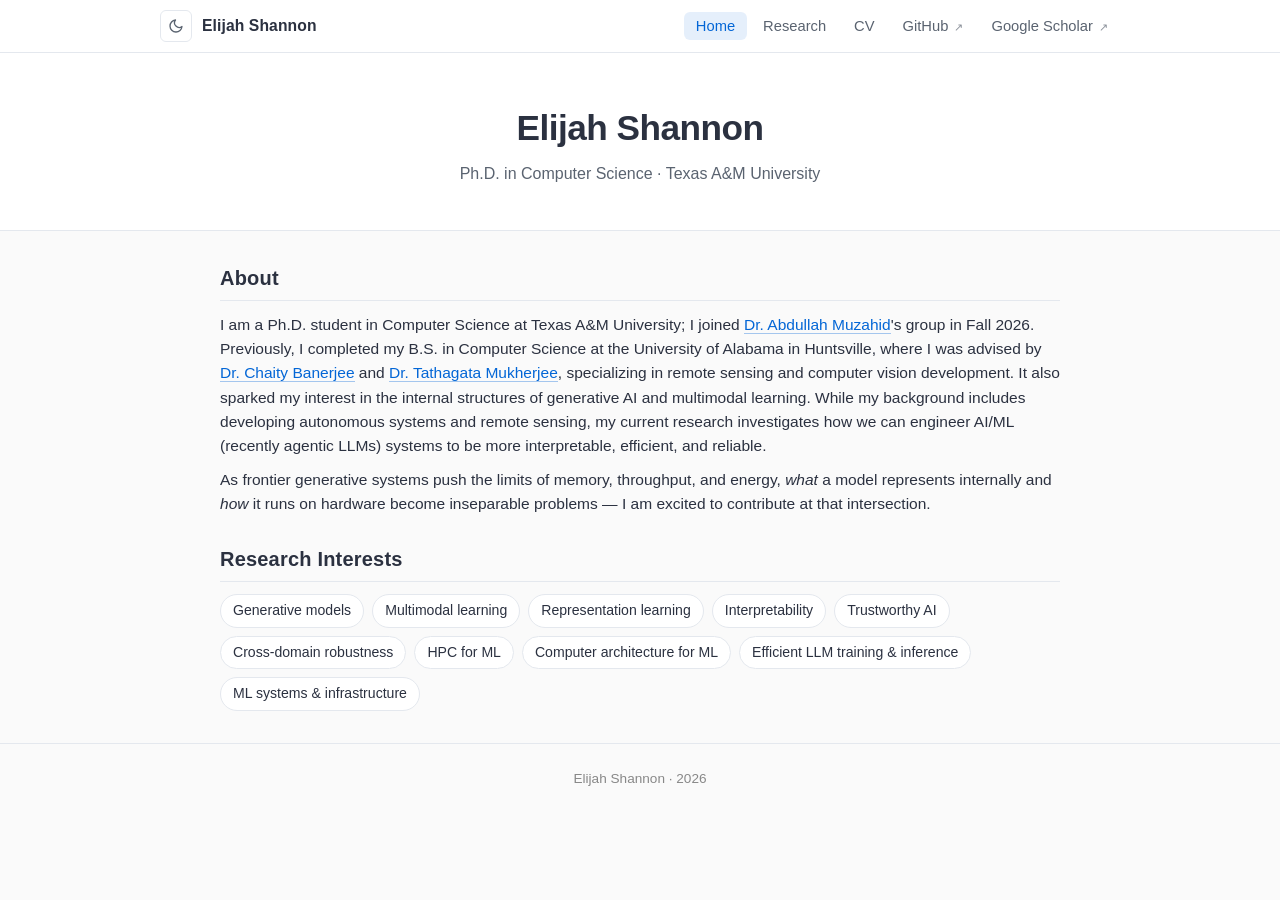
<file: index.html>
<!DOCTYPE html>
<html lang="en">
<head>
    <meta charset="UTF-8">
    <meta name="viewport" content="width=device-width, initial-scale=1.0">
    <title>Elijah Shannon</title>
    <link rel="stylesheet" href="style.css">
    <script>
      (function() {
        try {
          var saved = localStorage.getItem('theme');
          var prefersDark = window.matchMedia && window.matchMedia('(prefers-color-scheme: dark)').matches;
          var theme = saved || (prefersDark ? 'dark' : 'light');
          document.documentElement.setAttribute('data-theme', theme);
        } catch (e) { /* default to light */ }
      })();
    </script>
</head>

<body>

    <nav class="site-nav" aria-label="Primary">
        <div class="site-nav-inner">
            <div class="nav-left">
                <button type="button" class="theme-toggle" aria-label="Toggle dark mode" title="Toggle dark mode">
                    <svg class="icon-moon" viewBox="0 0 24 24" fill="none" stroke="currentColor" stroke-width="2" stroke-linecap="round" stroke-linejoin="round" aria-hidden="true"><path d="M21 12.79A9 9 0 1 1 11.21 3 7 7 0 0 0 21 12.79z"/></svg>
                    <svg class="icon-sun" viewBox="0 0 24 24" fill="none" stroke="currentColor" stroke-width="2" stroke-linecap="round" stroke-linejoin="round" aria-hidden="true"><circle cx="12" cy="12" r="4"/><path d="M12 2v2M12 20v2M4.93 4.93l1.41 1.41M17.66 17.66l1.41 1.41M2 12h2M20 12h2M4.93 19.07l1.41-1.41M17.66 6.34l1.41-1.41"/></svg>
                </button>
                <a href="index.html" class="brand">Elijah Shannon</a>
            </div>
            <ul class="nav-links">
                <li><a href="index.html" class="active" aria-current="page">Home</a></li>
                <li><a href="research.html">Research</a></li>
                <li><a href="cv.html">CV</a></li>
                <li><a href="https://github.com/ElijahTheRandom/" target="_blank" rel="noopener noreferrer">GitHub <span class="ext">&#8599;</span></a></li>
                <li><a href="https://scholar.google.com/citations?user=PR8HUvsAAAAJ&hl" target="_blank" rel="noopener noreferrer">Google Scholar <span class="ext">&#8599;</span></a></li>
            </ul>
        </div>
    </nav>

    <header class="hero" role="banner">
        <h1>Elijah Shannon</h1>
        <p class="subtitle">Ph.D. in Computer Science &middot; Texas A&amp;M University</p>
    </header>

    <main class="content" role="main">

        <section class="about">
            <h2>About</h2>
            <p>
                I am a Ph.D. student in Computer Science at Texas A&amp;M University; I joined
                <a href="https://engineering.tamu.edu/cse/profiles/muzahid-abdullah.html" target="_blank" rel="noopener noreferrer">Dr. Abdullah Muzahid</a>'s
                group in Fall 2026. Previously, I completed my B.S. in Computer Science at the University of
                Alabama in Huntsville, where I was advised by <a href="https://derbi-lab.github.io/" target="_blank" rel="noopener noreferrer">Dr. Chaity Banerjee</a> and
                <a href="https://dscslab.github.io/" target="_blank" rel="noopener noreferrer">Dr. Tathagata Mukherjee</a>, specializing in remote sensing and computer vision development. It also sparked my interest in the internal structures of generative AI and
                multimodal learning. While my background includes developing autonomous systems and remote sensing, my
                current research investigates how we can engineer AI/ML (recently agentic LLMs) systems to be more interpretable, efficient, and reliable.
            </p>
            <p>
                As frontier generative systems push the
                limits of memory, throughput, and energy, <em>what</em> a model represents internally and
                <em>how</em> it runs on hardware become inseparable problems &mdash; I am excited to
                contribute at that intersection.
            </p>
        </section>

        <section class="interests">
            <h2>Research Interests</h2>
            <ul class="tag-list">
                <li>Generative models</li>
                <li>Multimodal learning</li>
                <li>Representation learning</li>
                <li>Interpretability</li>
                <li>Trustworthy AI</li>
                <li>Cross-domain robustness</li>
                <li>HPC for ML</li>
                <li>Computer architecture for ML</li>
                <li>Efficient LLM training &amp; inference</li>
                <li>ML systems &amp; infrastructure</li>
            </ul>
        </section>

    </main>
    <footer>
        <p>Elijah Shannon &middot; 2026</p>
    </footer>

    <script src="script.js"></script>

</body>
</html>
</file>
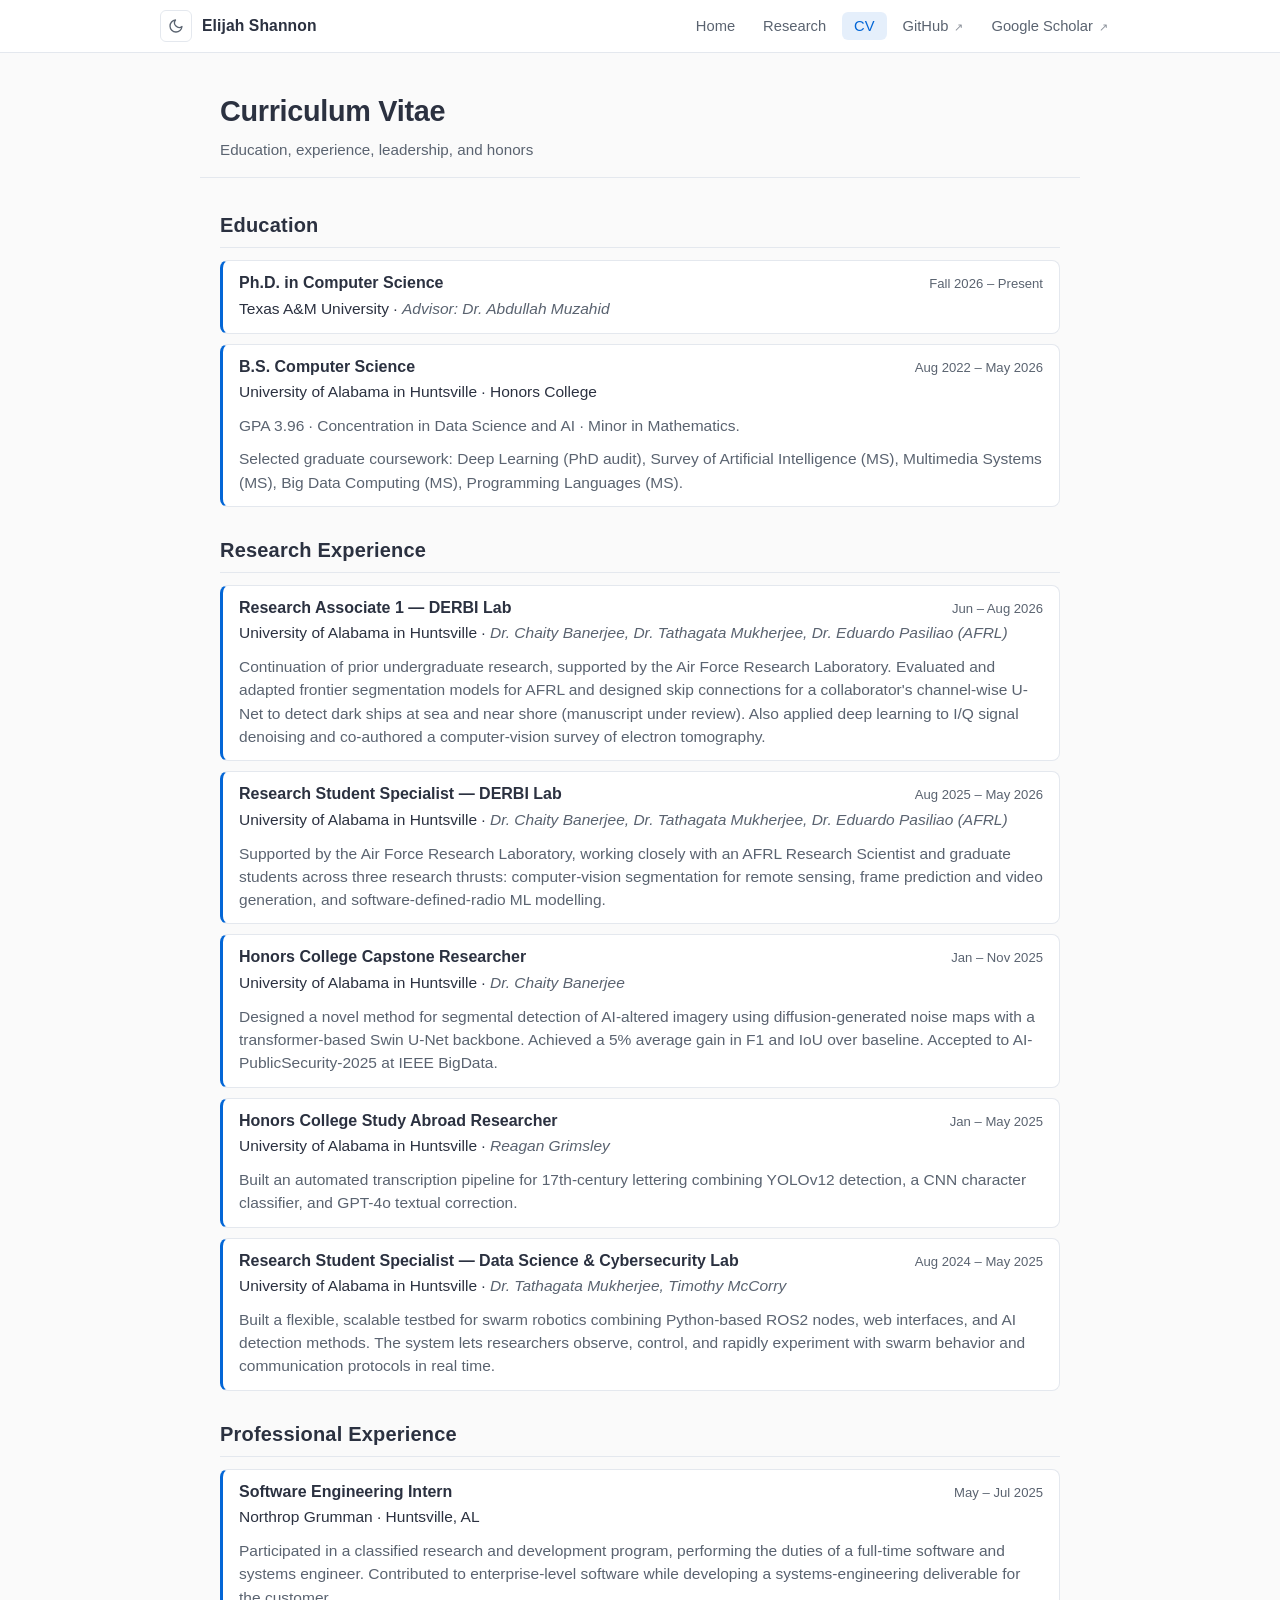
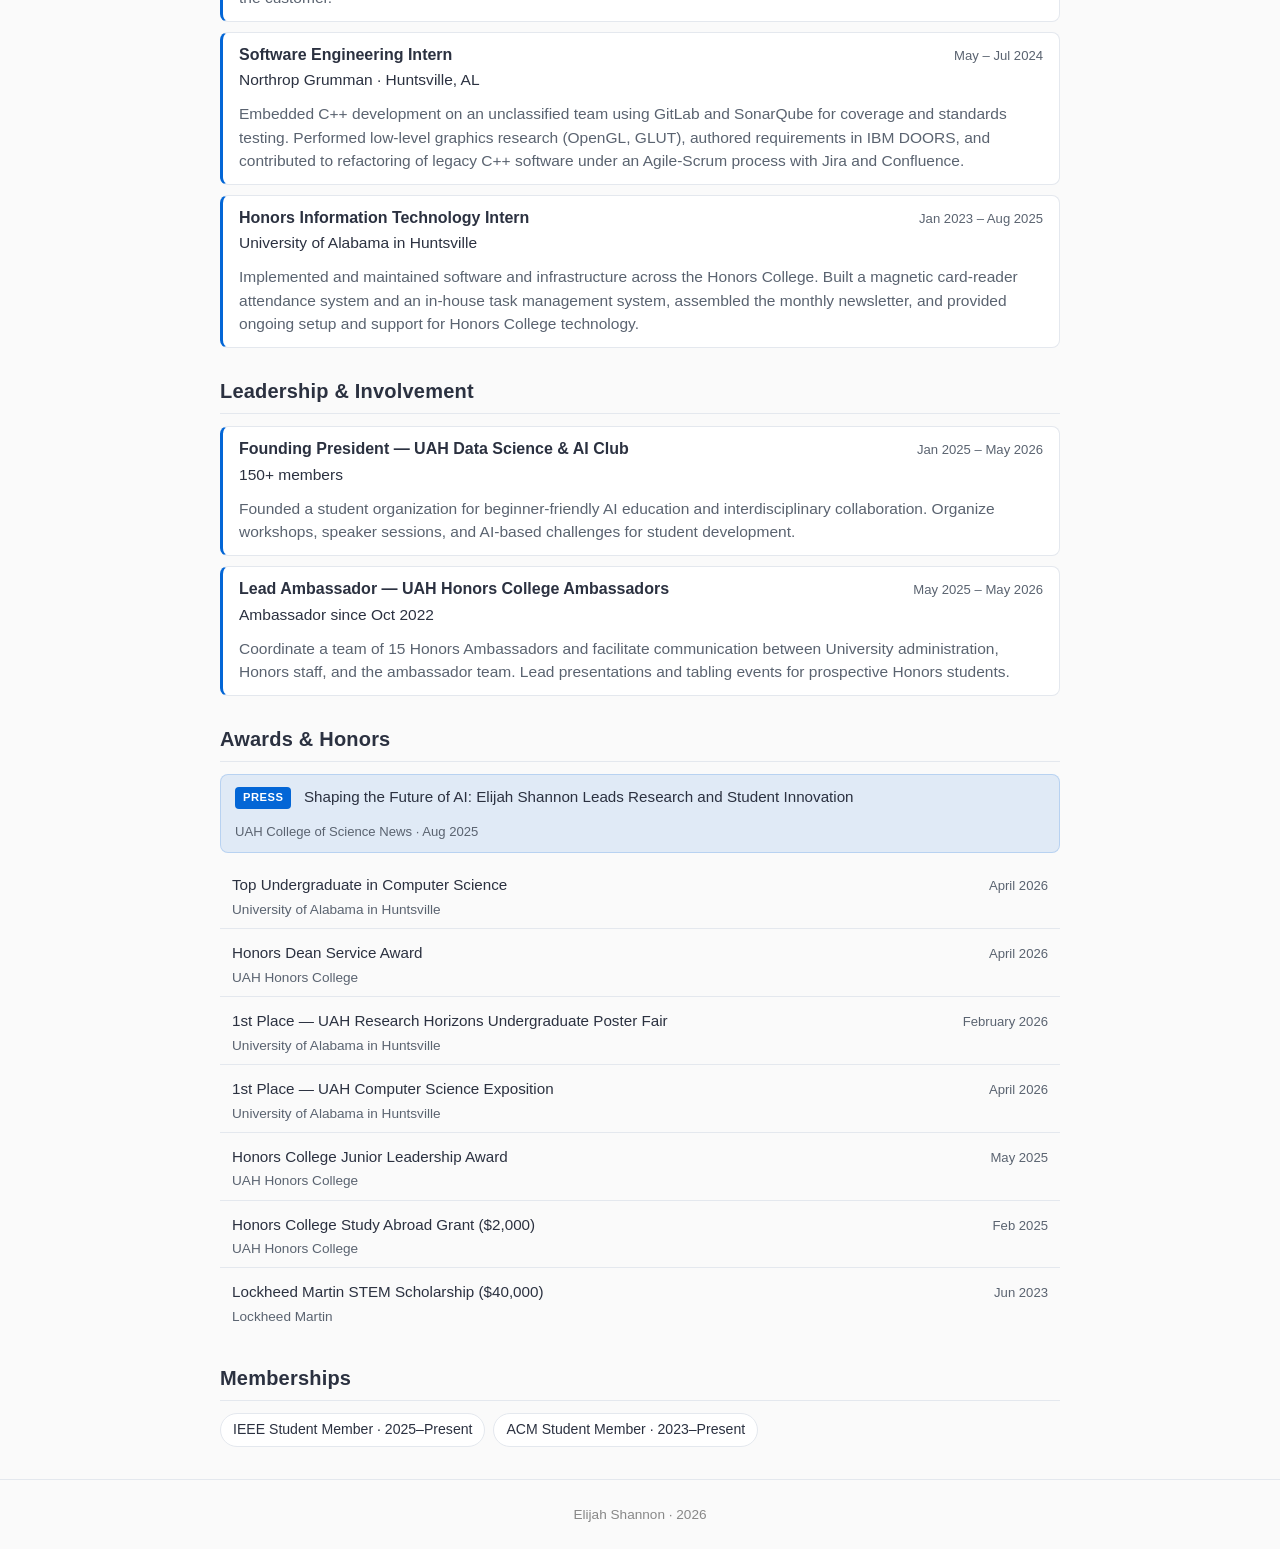
<file: cv.html>
<!DOCTYPE html>
<html lang="en">
<head>
    <meta charset="UTF-8">
    <meta name="viewport" content="width=device-width, initial-scale=1.0">
    <title>CV &middot; Elijah Shannon</title>
    <link rel="stylesheet" href="style.css">
    <script>
      (function() {
        try {
          var saved = localStorage.getItem('theme');
          var prefersDark = window.matchMedia && window.matchMedia('(prefers-color-scheme: dark)').matches;
          var theme = saved || (prefersDark ? 'dark' : 'light');
          document.documentElement.setAttribute('data-theme', theme);
        } catch (e) { /* default to light */ }
      })();
    </script>
</head>

<body>

    <nav class="site-nav" aria-label="Primary">
        <div class="site-nav-inner">
            <div class="nav-left">
                <button type="button" class="theme-toggle" aria-label="Toggle dark mode" title="Toggle dark mode">
                    <svg class="icon-moon" viewBox="0 0 24 24" fill="none" stroke="currentColor" stroke-width="2" stroke-linecap="round" stroke-linejoin="round" aria-hidden="true"><path d="M21 12.79A9 9 0 1 1 11.21 3 7 7 0 0 0 21 12.79z"/></svg>
                    <svg class="icon-sun" viewBox="0 0 24 24" fill="none" stroke="currentColor" stroke-width="2" stroke-linecap="round" stroke-linejoin="round" aria-hidden="true"><circle cx="12" cy="12" r="4"/><path d="M12 2v2M12 20v2M4.93 4.93l1.41 1.41M17.66 17.66l1.41 1.41M2 12h2M20 12h2M4.93 19.07l1.41-1.41M17.66 6.34l1.41-1.41"/></svg>
                </button>
                <a href="index.html" class="brand">Elijah Shannon</a>
            </div>
            <ul class="nav-links">
                <li><a href="index.html">Home</a></li>
                <li><a href="research.html">Research</a></li>
                <li><a href="cv.html" class="active" aria-current="page">CV</a></li>
                <li><a href="https://github.com/ElijahTheRandom/" target="_blank" rel="noopener noreferrer">GitHub <span class="ext">&#8599;</span></a></li>
                <li><a href="https://scholar.google.com/citations?user=PR8HUvsAAAAJ&hl" target="_blank" rel="noopener noreferrer">Google Scholar <span class="ext">&#8599;</span></a></li>
            </ul>
        </div>
    </nav>

    <header class="page-header">
        <h1>Curriculum Vitae</h1>
        <p class="subtitle">Education, experience, leadership, and honors</p>
    </header>

    <main class="content" role="main">

        <section>
            <h2>Education</h2>
            <ul class="cv-list">
                <li class="cv-entry">
                    <div class="cv-entry-head">
                        <h3>Ph.D. in Computer Science</h3>
                        <span class="cv-date">Fall 2026 &ndash; Present</span>
                    </div>
                    <p class="cv-meta"><span class="org">Texas A&amp;M University</span> &middot; <span class="advisors">Advisor: Dr. Abdullah Muzahid</span></p>
                </li>

                <li class="cv-entry">
                    <div class="cv-entry-head">
                        <h3>B.S. Computer Science</h3>
                        <span class="cv-date">Aug 2022 &ndash; May 2026</span>
                    </div>
                    <p class="cv-meta"><span class="org">University of Alabama in Huntsville</span> &middot; Honors College</p>
                    <p class="cv-detail">GPA 3.96 &middot; Concentration in Data Science and AI &middot; Minor in Mathematics.</p>
                    <p class="cv-detail">Selected graduate coursework: Deep Learning (PhD audit), Survey of Artificial Intelligence (MS), Multimedia Systems (MS), Big Data Computing (MS), Programming Languages (MS).</p>
                </li>
            </ul>
        </section>

        <section>
            <h2>Research Experience</h2>
            <ul class="cv-list">
                <li class="cv-entry">
                    <div class="cv-entry-head">
                        <h3>Research Associate 1 &mdash; DERBI Lab</h3>
                        <span class="cv-date">Jun &ndash; Aug 2026</span>
                    </div>
                    <p class="cv-meta"><span class="org">University of Alabama in Huntsville</span> &middot; <span class="advisors">Dr. Chaity Banerjee, Dr. Tathagata Mukherjee, Dr. Eduardo Pasiliao (AFRL)</span></p>
                    <p class="cv-detail">Continuation of prior undergraduate research, supported by the Air Force Research Laboratory. Evaluated and adapted frontier segmentation models for AFRL and designed skip connections for a collaborator's channel-wise U-Net to detect dark ships at sea and near shore (manuscript under review). Also applied deep learning to I/Q signal denoising and co-authored a computer-vision survey of electron tomography.</p>
                </li>

                <li class="cv-entry">
                    <div class="cv-entry-head">
                        <h3>Research Student Specialist &mdash; DERBI Lab</h3>
                        <span class="cv-date">Aug 2025 &ndash; May 2026</span>
                    </div>
                    <p class="cv-meta"><span class="org">University of Alabama in Huntsville</span> &middot; <span class="advisors">Dr. Chaity Banerjee, Dr. Tathagata Mukherjee, Dr. Eduardo Pasiliao (AFRL)</span></p>
                    <p class="cv-detail">Supported by the Air Force Research Laboratory, working closely with an AFRL Research Scientist and graduate students across three research thrusts: computer-vision segmentation for remote sensing, frame prediction and video generation, and software-defined-radio ML modelling.</p>
                </li>

                <li class="cv-entry">
                    <div class="cv-entry-head">
                        <h3>Honors College Capstone Researcher</h3>
                        <span class="cv-date">Jan &ndash; Nov 2025</span>
                    </div>
                    <p class="cv-meta"><span class="org">University of Alabama in Huntsville</span> &middot; <span class="advisors">Dr. Chaity Banerjee</span></p>
                    <p class="cv-detail">Designed a novel method for segmental detection of AI-altered imagery using diffusion-generated noise maps with a transformer-based Swin U-Net backbone. Achieved a 5% average gain in F1 and IoU over baseline. Accepted to AI-PublicSecurity-2025 at IEEE BigData.</p>
                </li>

                <li class="cv-entry">
                    <div class="cv-entry-head">
                        <h3>Honors College Study Abroad Researcher</h3>
                        <span class="cv-date">Jan &ndash; May 2025</span>
                    </div>
                    <p class="cv-meta"><span class="org">University of Alabama in Huntsville</span> &middot; <span class="advisors">Reagan Grimsley</span></p>
                    <p class="cv-detail">Built an automated transcription pipeline for 17th-century lettering combining YOLOv12 detection, a CNN character classifier, and GPT-4o textual correction.</p>
                </li>

                <li class="cv-entry">
                    <div class="cv-entry-head">
                        <h3>Research Student Specialist &mdash; Data Science &amp; Cybersecurity Lab</h3>
                        <span class="cv-date">Aug 2024 &ndash; May 2025</span>
                    </div>
                    <p class="cv-meta"><span class="org">University of Alabama in Huntsville</span> &middot; <span class="advisors">Dr. Tathagata Mukherjee, Timothy McCorry</span></p>
                    <p class="cv-detail">Built a flexible, scalable testbed for swarm robotics combining Python-based ROS2 nodes, web interfaces, and AI detection methods. The system lets researchers observe, control, and rapidly experiment with swarm behavior and communication protocols in real time.</p>
                </li>
            </ul>
        </section>

        <section>
            <h2>Professional Experience</h2>
            <ul class="cv-list">
                <li class="cv-entry">
                    <div class="cv-entry-head">
                        <h3>Software Engineering Intern</h3>
                        <span class="cv-date">May &ndash; Jul 2025</span>
                    </div>
                    <p class="cv-meta"><span class="org">Northrop Grumman</span> &middot; Huntsville, AL</p>
                    <p class="cv-detail">Participated in a classified research and development program, performing the duties of a full-time software and systems engineer. Contributed to enterprise-level software while developing a systems-engineering deliverable for the customer.</p>
                </li>

                <li class="cv-entry">
                    <div class="cv-entry-head">
                        <h3>Software Engineering Intern</h3>
                        <span class="cv-date">May &ndash; Jul 2024</span>
                    </div>
                    <p class="cv-meta"><span class="org">Northrop Grumman</span> &middot; Huntsville, AL</p>
                    <p class="cv-detail">Embedded C++ development on an unclassified team using GitLab and SonarQube for coverage and standards testing. Performed low-level graphics research (OpenGL, GLUT), authored requirements in IBM DOORS, and contributed to refactoring of legacy C++ software under an Agile-Scrum process with Jira and Confluence.</p>
                </li>

                <li class="cv-entry">
                    <div class="cv-entry-head">
                        <h3>Honors Information Technology Intern</h3>
                        <span class="cv-date">Jan 2023 &ndash; Aug 2025</span>
                    </div>
                    <p class="cv-meta"><span class="org">University of Alabama in Huntsville</span></p>
                    <p class="cv-detail">Implemented and maintained software and infrastructure across the Honors College. Built a magnetic card-reader attendance system and an in-house task management system, assembled the monthly newsletter, and provided ongoing setup and support for Honors College technology.</p>
                </li>
            </ul>
        </section>

        <section>
            <h2>Leadership &amp; Involvement</h2>
            <ul class="cv-list">
                <li class="cv-entry">
                    <div class="cv-entry-head">
                        <h3>Founding President &mdash; UAH Data Science &amp; AI Club</h3>
                        <span class="cv-date">Jan 2025 &ndash; May 2026</span>
                    </div>
                    <p class="cv-meta">150+ members</p>
                    <p class="cv-detail">Founded a student organization for beginner-friendly AI education and interdisciplinary collaboration. Organize workshops, speaker sessions, and AI-based challenges for student development.</p>
                </li>

                <li class="cv-entry">
                    <div class="cv-entry-head">
                        <h3>Lead Ambassador &mdash; UAH Honors College Ambassadors</h3>
                        <span class="cv-date">May 2025 &ndash; May 2026</span>
                    </div>
                    <p class="cv-meta">Ambassador since Oct 2022</p>
                    <p class="cv-detail">Coordinate a team of 15 Honors Ambassadors and facilitate communication between University administration, Honors staff, and the ambassador team. Lead presentations and tabling events for prospective Honors students.</p>
                </li>
            </ul>
        </section>

        <section>
            <h2>Awards &amp; Honors</h2>

            <div class="press-feature">
                <div>
                    <span class="press-label">Press</span>
                    <a href="https://www.uah.edu/science/science-news/19651-shaping-the-future-of-ai-elijah-shannon-leads-research-and-student-innovation" target="_blank" rel="noopener">Shaping the Future of AI: Elijah Shannon Leads Research and Student Innovation</a>
                </div>
                <span class="press-meta">UAH College of Science News &middot; Aug 2025</span>
            </div>

            <ul class="awards-list">
                <li>
                    <div class="award-main">
                        <span class="award-title">Top Undergraduate in Computer Science</span>
                        <span class="award-org">University of Alabama in Huntsville</span>
                    </div>
                    <span class="award-date">April 2026</span>
                </li>
                <li>
                    <div class="award-main">
                        <span class="award-title">Honors Dean Service Award</span>
                        <span class="award-org">UAH Honors College</span>
                    </div>
                    <span class="award-date">April 2026</span>
                </li>
                <li>
                    <div class="award-main">
                        <span class="award-title">1st Place &mdash; UAH Research Horizons Undergraduate Poster Fair</span>
                        <span class="award-org">University of Alabama in Huntsville</span>
                    </div>
                    <span class="award-date">February 2026</span>
                </li>
                <li>
                    <div class="award-main">
                        <span class="award-title">1st Place &mdash; UAH Computer Science Exposition</span>
                        <span class="award-org">University of Alabama in Huntsville</span>
                    </div>
                    <span class="award-date">April 2026</span>
                </li>
                <li>
                    <div class="award-main">
                        <span class="award-title">Honors College Junior Leadership Award</span>
                        <span class="award-org">UAH Honors College</span>
                    </div>
                    <span class="award-date">May 2025</span>
                </li>
                <li>
                    <div class="award-main">
                        <span class="award-title">Honors College Study Abroad Grant ($2,000)</span>
                        <span class="award-org">UAH Honors College</span>
                    </div>
                    <span class="award-date">Feb 2025</span>
                </li>
                <li>
                    <div class="award-main">
                        <span class="award-title">Lockheed Martin STEM Scholarship ($40,000)</span>
                        <span class="award-org">Lockheed Martin</span>
                    </div>
                    <span class="award-date">Jun 2023</span>
                </li>
            </ul>
        </section>

        <section>
            <h2>Memberships</h2>
            <ul class="tag-list">
                <li>IEEE Student Member &middot; 2025&ndash;Present</li>
                <li>ACM Student Member &middot; 2023&ndash;Present</li>
            </ul>
        </section>

    </main>
    <footer>
        <p>Elijah Shannon &middot; 2026</p>
    </footer>

    <script src="script.js"></script>

</body>
</html>
</file>
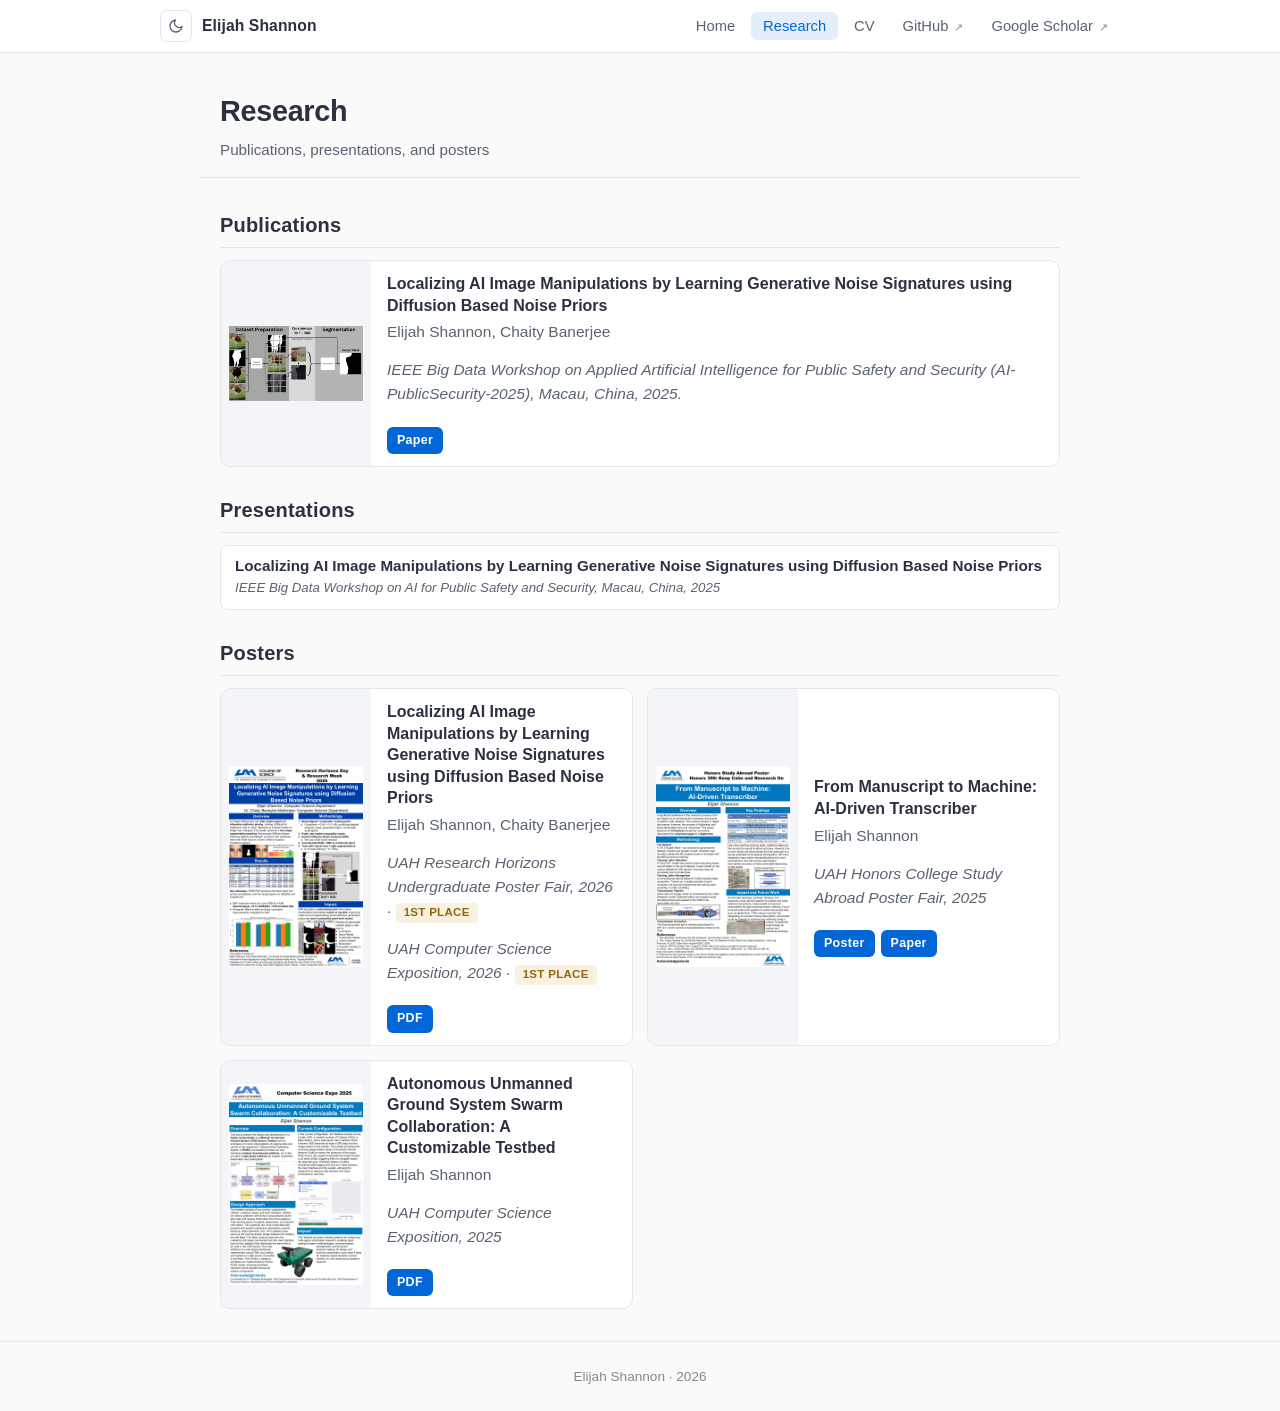
<file: research.html>
<!DOCTYPE html>
<html lang="en">
<head>
    <meta charset="UTF-8">
    <meta name="viewport" content="width=device-width, initial-scale=1.0">
    <title>Research &middot; Elijah Shannon</title>
    <link rel="stylesheet" href="style.css">
    <script>
      (function() {
        try {
          var saved = localStorage.getItem('theme');
          var prefersDark = window.matchMedia && window.matchMedia('(prefers-color-scheme: dark)').matches;
          var theme = saved || (prefersDark ? 'dark' : 'light');
          document.documentElement.setAttribute('data-theme', theme);
        } catch (e) { /* default to light */ }
      })();
    </script>
</head>

<body>

    <nav class="site-nav" aria-label="Primary">
        <div class="site-nav-inner">
            <div class="nav-left">
                <button type="button" class="theme-toggle" aria-label="Toggle dark mode" title="Toggle dark mode">
                    <svg class="icon-moon" viewBox="0 0 24 24" fill="none" stroke="currentColor" stroke-width="2" stroke-linecap="round" stroke-linejoin="round" aria-hidden="true"><path d="M21 12.79A9 9 0 1 1 11.21 3 7 7 0 0 0 21 12.79z"/></svg>
                    <svg class="icon-sun" viewBox="0 0 24 24" fill="none" stroke="currentColor" stroke-width="2" stroke-linecap="round" stroke-linejoin="round" aria-hidden="true"><circle cx="12" cy="12" r="4"/><path d="M12 2v2M12 20v2M4.93 4.93l1.41 1.41M17.66 17.66l1.41 1.41M2 12h2M20 12h2M4.93 19.07l1.41-1.41M17.66 6.34l1.41-1.41"/></svg>
                </button>
                <a href="index.html" class="brand">Elijah Shannon</a>
            </div>
            <ul class="nav-links">
                <li><a href="index.html">Home</a></li>
                <li><a href="research.html" class="active" aria-current="page">Research</a></li>
                <li><a href="cv.html">CV</a></li>
                <li><a href="https://github.com/ElijahTheRandom/" target="_blank" rel="noopener noreferrer">GitHub <span class="ext">&#8599;</span></a></li>
                <li><a href="https://scholar.google.com/citations?user=PR8HUvsAAAAJ&hl" target="_blank" rel="noopener noreferrer">Google Scholar <span class="ext">&#8599;</span></a></li>
            </ul>
        </div>
    </nav>

    <header class="page-header">
        <h1>Research</h1>
        <p class="subtitle">Publications, presentations, and posters</p>
    </header>

    <main class="content" role="main">

        <section>
            <h2>Publications</h2>
            <div class="block-list" id="publications">

                <div class="info-block" data-type="publication" data-project="dnf-localization">
                    <button class="block-image" aria-label="Expand DNF-Localization figure" data-full="assets/Full_Model_Pipeline.png">
                        <img src="assets/Full_Model_Pipeline.png" alt="Visualization of diffusion noise feature segmentation pipeline" loading="lazy">
                    </button>
                    <div class="block-body">
                        <h3>Localizing AI Image Manipulations by Learning Generative Noise Signatures using Diffusion Based Noise Priors</h3>
                        <p class="authors">Elijah Shannon, Chaity Banerjee</p>
                        <p class="venue-line">IEEE Big Data Workshop on Applied Artificial Intelligence for Public Safety and Security (AI-PublicSecurity-2025), Macau, China, 2025.</p>
                        <div class="block-actions">
                            <a href="https://ieeexplore.ieee.org/document/11400913" target="_blank" rel="noopener">Paper</a>
                        </div>
                    </div>
                </div>

            </div>
        </section>

        <section>
            <h2>Presentations</h2>
            <ul class="compact-list" id="presentations">
                <li>
                    <span class="compact-title">Localizing AI Image Manipulations by Learning Generative Noise Signatures using Diffusion Based Noise Priors</span>
                    <span class="compact-venue">IEEE Big Data Workshop on AI for Public Safety and Security, Macau, China, 2025</span>
                </li>
            </ul>
        </section>

        <section>
            <h2>Posters</h2>
            <div class="block-list block-grid" id="posters">

                <div class="info-block" data-type="poster" data-project="dnf-research-horizons">
                    <button class="block-image" aria-label="Expand AI image manipulation poster" data-full="assets/Research_Horizons_Poster.png">
                        <img src="assets/Research_Horizons_Poster.png" alt="Poster on diffusion-based AI image manipulation localization" loading="lazy">
                    </button>
                    <div class="block-body">
                        <h3><span>Localizing AI Image Manipulations by Learning Generative Noise Signatures using Diffusion Based Noise Priors</span></h3>
                        <p class="authors">Elijah Shannon, Chaity Banerjee</p>
                        <p class="venue-line">UAH Research Horizons Undergraduate Poster Fair, 2026 &middot; <span class="tag tag-award">1st Place</span></p>
                        <p class="venue-line">UAH Computer Science Exposition, 2026 &middot; <span class="tag tag-award">1st Place</span></p>
                        <div class="block-actions">
                            <a href="pdfs/Research_Horizons_Poster.pdf" target="_blank" rel="noopener">PDF</a>
                        </div>
                    </div>
                </div>

                <div class="info-block" data-type="poster" data-project="text-digitization">
                    <button class="block-image" aria-label="Expand Digitization poster" data-full="assets/From_Manuscript_To_Machine.png">
                        <img src="assets/From_Manuscript_To_Machine.png" alt="AI transcription pipeline for historical manuscripts" loading="lazy">
                    </button>
                    <div class="block-body">
                        <h3><a href="https://louis.uah.edu/honors-399/28/" target="_blank" rel="noopener">From Manuscript to Machine: AI-Driven Transcriber</a></h3>
                        <p class="authors">Elijah Shannon</p>
                        <p class="venue-line">UAH Honors College Study Abroad Poster Fair, 2025</p>
                        <div class="block-actions">
                            <a href="https://louis.uah.edu/honors-399/28/" target="_blank" rel="noopener">Poster</a>
                            <a href="https://libarchstor2.uah.edu/digitalcollections/exhibits/show/uah-in-london/elijah-g-shannon" target="_blank" rel="noopener">Paper</a>
                        </div>
                    </div>
                </div>

                <div class="info-block" data-type="poster" data-project="drone-ros2">
                    <button class="block-image" aria-label="Expand Drone Robotics poster" data-full="assets/Unmanned_Ground_System.png">
                        <img src="assets/Unmanned_Ground_System.png" alt="ROS2-based multi-agent autonomous system poster" loading="lazy">
                    </button>
                    <div class="block-body">
                        <h3><span>Autonomous Unmanned Ground System Swarm Collaboration: A Customizable Testbed</span></h3>
                        <p class="authors">Elijah Shannon</p>
                        <p class="venue-line">UAH Computer Science Exposition, 2025</p>
                        <div class="block-actions">
                            <a href="pdfs/Unmanned_Ground_System.pdf" target="_blank" rel="noopener">PDF</a>
                        </div>
                    </div>
                </div>

            </div>
        </section>

        <!-- Modal root (shared for all expandable images) -->
        <div id="imgModal" class="modal" aria-hidden="true" role="dialog" aria-label="Expanded image dialog">
            <div class="modal-content">
                <button type="button" class="modal-close" aria-label="Close image">&times;</button>
                <img id="modalImage" alt="Expanded item image">
                <div id="modalCaption"></div>
            </div>
        </div>

    </main>
    <footer>
        <p>Elijah Shannon &middot; 2026</p>
    </footer>

    <script src="script.js"></script>

</body>
</html>
</file>
<file: style.css>
/* ----------- Global Reset ----------- */
* {
    margin: 0;
    padding: 0;
    box-sizing: border-box;
}

:root {
    --accent: #0366d6;
    --accent-dark: #024f9f;
    --accent-soft: rgba(3,102,214,0.10);
    --accent-soft-strong: rgba(3,102,214,0.18);
    --accent-underline: rgba(3,102,214,0.35);
    --award: #92660a;
    --award-soft: rgba(202,138,4,0.12);
    --text: #2b3140;
    --text-muted: #5a6370;
    --bg: #fafafa;
    --card-bg: #ffffff;
    --card-border: #e4e8ee;
    --card-border-hover: #d4dae3;
    --thumb-bg: #f3f5f8;
    --nav-bg: rgba(255,255,255,0.92);
    --hover-bg: #f0f3f8;
    --modal-overlay: rgba(20,22,30,0.78);
    --footer-color: #888;
}

[data-theme="dark"] {
    --accent: #58a6ff;
    --accent-dark: #4493e6;
    --accent-soft: rgba(88,166,255,0.14);
    --accent-soft-strong: rgba(88,166,255,0.22);
    --accent-underline: rgba(88,166,255,0.5);
    --award: #e0b75c;
    --award-soft: rgba(224,183,92,0.14);
    --text: #e6edf3;
    --text-muted: #8b95a5;
    --bg: #0f1419;
    --card-bg: #161b22;
    --card-border: #2a3340;
    --card-border-hover: #3a4250;
    --thumb-bg: #252b35;
    --nav-bg: rgba(15,20,25,0.85);
    --hover-bg: #1f2530;
    --modal-overlay: rgba(0,0,0,0.78);
    --footer-color: #6a7280;
    color-scheme: dark;
}

/* ----------- Body ----------- */
body {
    font-family: "Segoe UI", Helvetica, Arial, sans-serif;
    line-height: 1.55;
    color: var(--text);
    background: var(--bg);
}

/* ----------- Top Navigation ----------- */
.site-nav {
    position: sticky;
    top: 0;
    z-index: 50;
    background: var(--nav-bg);
    backdrop-filter: saturate(160%) blur(8px);
    -webkit-backdrop-filter: saturate(160%) blur(8px);
    border-bottom: 1px solid var(--card-border);
}

.site-nav-inner {
    max-width: 1000px;
    margin: 0 auto;
    padding: 10px 20px;
    display: flex;
    align-items: center;
    justify-content: space-between;
    gap: 16px;
}

.nav-left {
    display: flex;
    align-items: center;
    gap: 10px;
}

.theme-toggle {
    background: transparent;
    border: 1px solid var(--card-border);
    border-radius: 6px;
    width: 32px;
    height: 32px;
    padding: 0;
    cursor: pointer;
    color: var(--text-muted);
    display: inline-flex;
    align-items: center;
    justify-content: center;
    transition: color .15s ease, background .15s ease, border-color .15s ease;
    flex-shrink: 0;
}

.theme-toggle:hover {
    color: var(--text);
    background: var(--hover-bg);
    border-color: var(--card-border-hover);
}

.theme-toggle:focus-visible {
    outline: 2px solid var(--accent);
    outline-offset: 2px;
}

.theme-toggle svg {
    width: 16px;
    height: 16px;
}

.theme-toggle .icon-sun { display: none; }
.theme-toggle .icon-moon { display: block; }

[data-theme="dark"] .theme-toggle .icon-sun { display: block; }
[data-theme="dark"] .theme-toggle .icon-moon { display: none; }

.brand {
    font-weight: 700;
    font-size: 0.98rem;
    letter-spacing: 0.1px;
    color: var(--text);
    text-decoration: none;
}

.brand:hover { color: var(--accent); }

.nav-links {
    list-style: none;
    display: flex;
    gap: 4px;
    padding: 0;
    margin: 0;
    flex-wrap: wrap;
}

.nav-links a {
    color: var(--text-muted);
    text-decoration: none;
    font-size: 0.92rem;
    font-weight: 500;
    padding: 6px 12px;
    border-radius: 6px;
    transition: color .15s ease, background .15s ease;
}

.nav-links a:hover {
    color: var(--text);
    background: var(--hover-bg);
}

.nav-links a.active {
    color: var(--accent);
    background: var(--accent-soft);
}

.nav-links .ext {
    font-size: 0.75em;
    opacity: 0.7;
    margin-left: 2px;
}

/* ----------- Header / Hero ----------- */
.hero {
    text-align: center;
    padding: 48px 20px 32px;
    background: var(--card-bg);
    border-bottom: 1px solid var(--card-border);
}

.page-header {
    max-width: 880px;
    margin: 36px auto 0;
    padding: 0 20px 16px;
    border-bottom: 1px solid var(--card-border);
}

.page-header h1 {
    font-size: 1.8rem;
    font-weight: 700;
    letter-spacing: -0.3px;
    margin-bottom: 4px;
}

.page-header .subtitle {
    margin: 0;
    font-size: 0.95rem;
}

.hero h1 {
    font-size: 2.2rem;
    font-weight: 700;
    letter-spacing: -0.5px;
    margin-bottom: 6px;
}

.subtitle {
    font-size: 1rem;
    color: var(--text-muted);
    margin-bottom: 12px;
}

.links a {
    margin: 0 8px;
    text-decoration: none;
    color: var(--accent);
    font-weight: 500;
    font-size: 0.95rem;
}

.links a:hover { text-decoration: underline; }

/* ----------- Content ----------- */
.content {
    max-width: 880px;
    margin: 32px auto;
    padding: 0 20px;
}

.content section {
    margin-bottom: 28px;
}

.content h2 {
    font-size: 1.25rem;
    font-weight: 600;
    margin-bottom: 12px;
    padding-bottom: 6px;
    color: var(--text);
    border-bottom: 1px solid var(--card-border);
    letter-spacing: 0.2px;
}

.content p {
    font-size: 0.97rem;
    margin-bottom: 10px;
}

.content p:last-child { margin-bottom: 0; }

.content p a {
    color: var(--accent);
    text-decoration: none;
    border-bottom: 1px solid var(--accent-underline);
    transition: color .15s ease, border-color .15s ease;
}

.content p a:hover {
    color: var(--accent-dark);
    border-bottom-color: var(--accent-dark);
}

/* ----------- Footer ----------- */
footer {
    text-align: center;
    padding: 24px 0;
    color: var(--footer-color);
    font-size: 0.85rem;
    border-top: 1px solid var(--card-border);
    margin-top: 32px;
}

/* ----------- Research Interests (tag list) ----------- */
.tag-list {
    list-style: none;
    display: flex;
    flex-wrap: wrap;
    gap: 8px;
    padding: 0;
}

.tag-list li {
    background: var(--card-bg);
    border: 1px solid var(--card-border);
    border-radius: 999px;
    padding: 5px 12px;
    font-size: 0.88rem;
    color: var(--text);
}

/* ----------- CV entries (Education, Experience, Leadership) ----------- */
.cv-list {
    list-style: none;
    padding: 0;
    display: flex;
    flex-direction: column;
    gap: 10px;
}

.cv-entry {
    background: var(--card-bg);
    border: 1px solid var(--card-border);
    border-left: 3px solid var(--accent);
    border-radius: 8px;
    padding: 12px 16px;
}

.cv-entry-head {
    display: flex;
    justify-content: space-between;
    align-items: baseline;
    gap: 12px;
    flex-wrap: wrap;
    margin-bottom: 2px;
}

.cv-entry-head h3 {
    font-size: 1rem;
    font-weight: 600;
    color: var(--text);
    margin: 0;
    line-height: 1.3;
}

.cv-status {
    font-size: 0.78rem;
    font-weight: 600;
    color: var(--accent-dark);
    background: var(--accent-soft);
    padding: 2px 8px;
    border-radius: 4px;
    margin-left: 6px;
    vertical-align: middle;
    letter-spacing: 0.3px;
}

[data-theme="dark"] .cv-status { color: var(--accent); }

.cv-date {
    font-size: 0.82rem;
    color: var(--text-muted);
    font-variant-numeric: tabular-nums;
    white-space: nowrap;
}

.cv-meta {
    font-size: 0.88rem;
    color: var(--text);
    margin: 0;
}

.cv-meta .org {
    font-weight: 500;
}

.cv-meta .advisors {
    color: var(--text-muted);
    font-style: italic;
}

.cv-detail {
    font-size: 0.9rem;
    color: var(--text-muted);
    margin: 4px 0 0;
    line-height: 1.5;
}

/* ----------- Awards & Honors ----------- */
.awards-list {
    list-style: none;
    padding: 0;
    display: flex;
    flex-direction: column;
    gap: 4px;
}

.awards-list li {
    display: flex;
    justify-content: space-between;
    align-items: baseline;
    gap: 12px;
    padding: 8px 12px;
    border-bottom: 1px solid var(--card-border);
    flex-wrap: wrap;
}

.awards-list li:last-child { border-bottom: none; }

.award-main {
    flex: 1;
    min-width: 0;
}

.award-title {
    font-size: 0.95rem;
    font-weight: 500;
    color: var(--text);
}

.award-org {
    font-size: 0.85rem;
    color: var(--text-muted);
    display: block;
    margin-top: 1px;
}

.award-date {
    font-size: 0.82rem;
    color: var(--text-muted);
    font-variant-numeric: tabular-nums;
    white-space: nowrap;
}

.press-feature {
    background: var(--accent-soft);
    border: 1px solid var(--accent-soft-strong);
    border-radius: 8px;
    padding: 10px 14px;
    margin-bottom: 12px;
    display: flex;
    align-items: baseline;
    justify-content: space-between;
    gap: 12px;
    flex-wrap: wrap;
}

.press-feature .press-label {
    display: inline-block;
    background: var(--accent);
    color: #fff;
    padding: 2px 8px;
    border-radius: 4px;
    font-size: 0.7rem;
    font-weight: 700;
    letter-spacing: 0.5px;
    text-transform: uppercase;
    margin-right: 8px;
    vertical-align: middle;
}

.press-feature a {
    color: var(--text);
    text-decoration: none;
    font-weight: 500;
    font-size: 0.95rem;
}

.press-feature a:hover {
    color: var(--accent);
    text-decoration: underline;
}

.press-feature .press-meta {
    font-size: 0.82rem;
    color: var(--text-muted);
    white-space: nowrap;
}

/* ----------- Reusable Info Blocks ----------- */
.block-list {
    display: flex;
    flex-direction: column;
    gap: 14px;
}

.block-grid {
    display: grid;
    grid-template-columns: repeat(2, minmax(0, 1fr));
    gap: 14px;
}

.info-block {
    display: flex;
    align-items: stretch;
    background: var(--card-bg);
    border: 1px solid var(--card-border);
    border-radius: 10px;
    overflow: hidden;
    transition: box-shadow .15s ease, transform .15s ease, border-color .15s ease;
}

.info-block:hover {
    box-shadow: 0 4px 14px rgba(0,0,0,0.07);
    border-color: var(--card-border-hover);
}

.info-block:focus-within {
    box-shadow: 0 0 0 3px var(--accent-soft-strong);
}

.block-image {
    display: block;
    cursor: zoom-in;
    padding: 0;
    border: 0;
    background: var(--thumb-bg);
    width: 150px;
    min-width: 150px;
    flex-shrink: 0;
    position: relative;
    overflow: hidden;
}

.block-image img {
    width: 100%;
    height: 100%;
    object-fit: contain;
    display: block;
    padding: 8px;
    transition: transform .25s ease;
}

.block-image:hover img { transform: scale(1.04); }

.block-body {
    flex: 1;
    padding: 12px 16px;
    display: flex;
    flex-direction: column;
    justify-content: center;
    gap: 4px;
    min-width: 0;
}

.block-body h3 {
    margin: 0;
    font-size: 1rem;
    line-height: 1.35;
    font-weight: 600;
    color: var(--text);
}

.block-body h3 a, .block-body h3 span {
    text-decoration: none;
    color: inherit;
}

.block-body h3 a:hover {
    color: var(--accent);
    text-decoration: underline;
}

.authors, .pub-meta, .venue-line {
    font-size: 0.85rem;
    color: var(--text-muted);
    margin: 0;
}

.venue-line { font-style: italic; }

.tag {
    display: inline-block;
    background: var(--accent-soft);
    color: var(--accent-dark);
    padding: 1px 8px;
    border-radius: 4px;
    font-size: 0.72rem;
    font-style: normal;
    font-weight: 700;
    letter-spacing: 0.3px;
    text-transform: uppercase;
}

[data-theme="dark"] .tag { color: var(--accent); }

.tag-award {
    background: var(--award-soft);
    color: var(--award);
}

.block-actions {
    margin-top: 6px;
    display: flex;
    gap: 6px;
    flex-wrap: wrap;
}

.block-actions a {
    background: var(--accent);
    color: #fff;
    text-decoration: none;
    padding: 4px 10px;
    border-radius: 6px;
    font-size: 0.78rem;
    font-weight: 600;
    letter-spacing: 0.3px;
    display: inline-flex;
    align-items: center;
    transition: background .15s ease;
}

.block-actions a:hover { background: var(--accent-dark); }

.block-actions a:focus-visible {
    outline: 2px solid var(--accent-dark);
    outline-offset: 2px;
}

/* ----------- Compact list (Presentations / talks) ----------- */
.compact-list {
    list-style: none;
    padding: 0;
    display: flex;
    flex-direction: column;
    gap: 8px;
}

.compact-list li {
    padding: 10px 14px;
    background: var(--card-bg);
    border: 1px solid var(--card-border);
    border-radius: 8px;
    display: flex;
    flex-direction: column;
    gap: 2px;
}

.compact-title {
    font-size: 0.95rem;
    font-weight: 600;
    color: var(--text);
    line-height: 1.35;
}

.compact-venue {
    font-size: 0.83rem;
    color: var(--text-muted);
    font-style: italic;
}

/* ----------- Responsive ----------- */
@media (max-width: 720px) {
    .hero { padding: 36px 16px 24px; }
    .hero h1 { font-size: 1.85rem; }
    .content { margin: 24px auto; }
    .block-grid { grid-template-columns: 1fr; }
    .info-block { flex-direction: row; }
    .block-image { width: 110px; min-width: 110px; }
    .block-body { padding: 10px 12px; }
    .block-body h3 { font-size: 0.95rem; }
    .site-nav-inner { padding: 8px 14px; gap: 10px; }
    .nav-links a { padding: 5px 9px; font-size: 0.88rem; }
    .page-header { margin-top: 22px; }
    .page-header h1 { font-size: 1.5rem; }
}

@media (max-width: 480px) {
    .info-block { flex-direction: column; }
    .block-image {
        width: 100%;
        min-width: 100%;
        height: 140px;
    }
}

/* ----------- Modal (shared enlarged image) ----------- */
.modal {
    position: fixed;
    inset: 0;
    background: var(--modal-overlay);
    display: none;
    align-items: center;
    justify-content: center;
    padding: 40px 20px;
    z-index: 1000;
}

.modal.open { display: flex; }

.modal-content {
    background: var(--card-bg);
    padding: 16px 18px 22px;
    border-radius: 12px;
    max-width: 1000px;
    width: 100%;
    box-shadow: 0 8px 32px rgba(0,0,0,0.45);
    position: relative;
    display: flex;
    flex-direction: column;
    gap: 12px;
}

.modal-content img {
    max-width: 100%;
    height: auto;
    display: block;
    border-radius: 6px;
    max-height: 82vh;
    object-fit: contain;
}

.modal-close {
    position: absolute;
    top: 6px;
    right: 12px;
    background: transparent;
    border: none;
    font-size: 1.8rem;
    cursor: pointer;
    line-height: 1;
    color: var(--text);
}

.modal-close:hover { color: var(--accent); }

.modal-close:focus-visible {
    outline: 2px solid var(--accent);
    border-radius: 4px;
}

#modalCaption {
    font-size: 0.95rem;
    font-weight: 600;
    color: var(--text);
}

/* ----------- Utility ----------- */
.pub-meta { color: var(--text-muted); }
</file>
